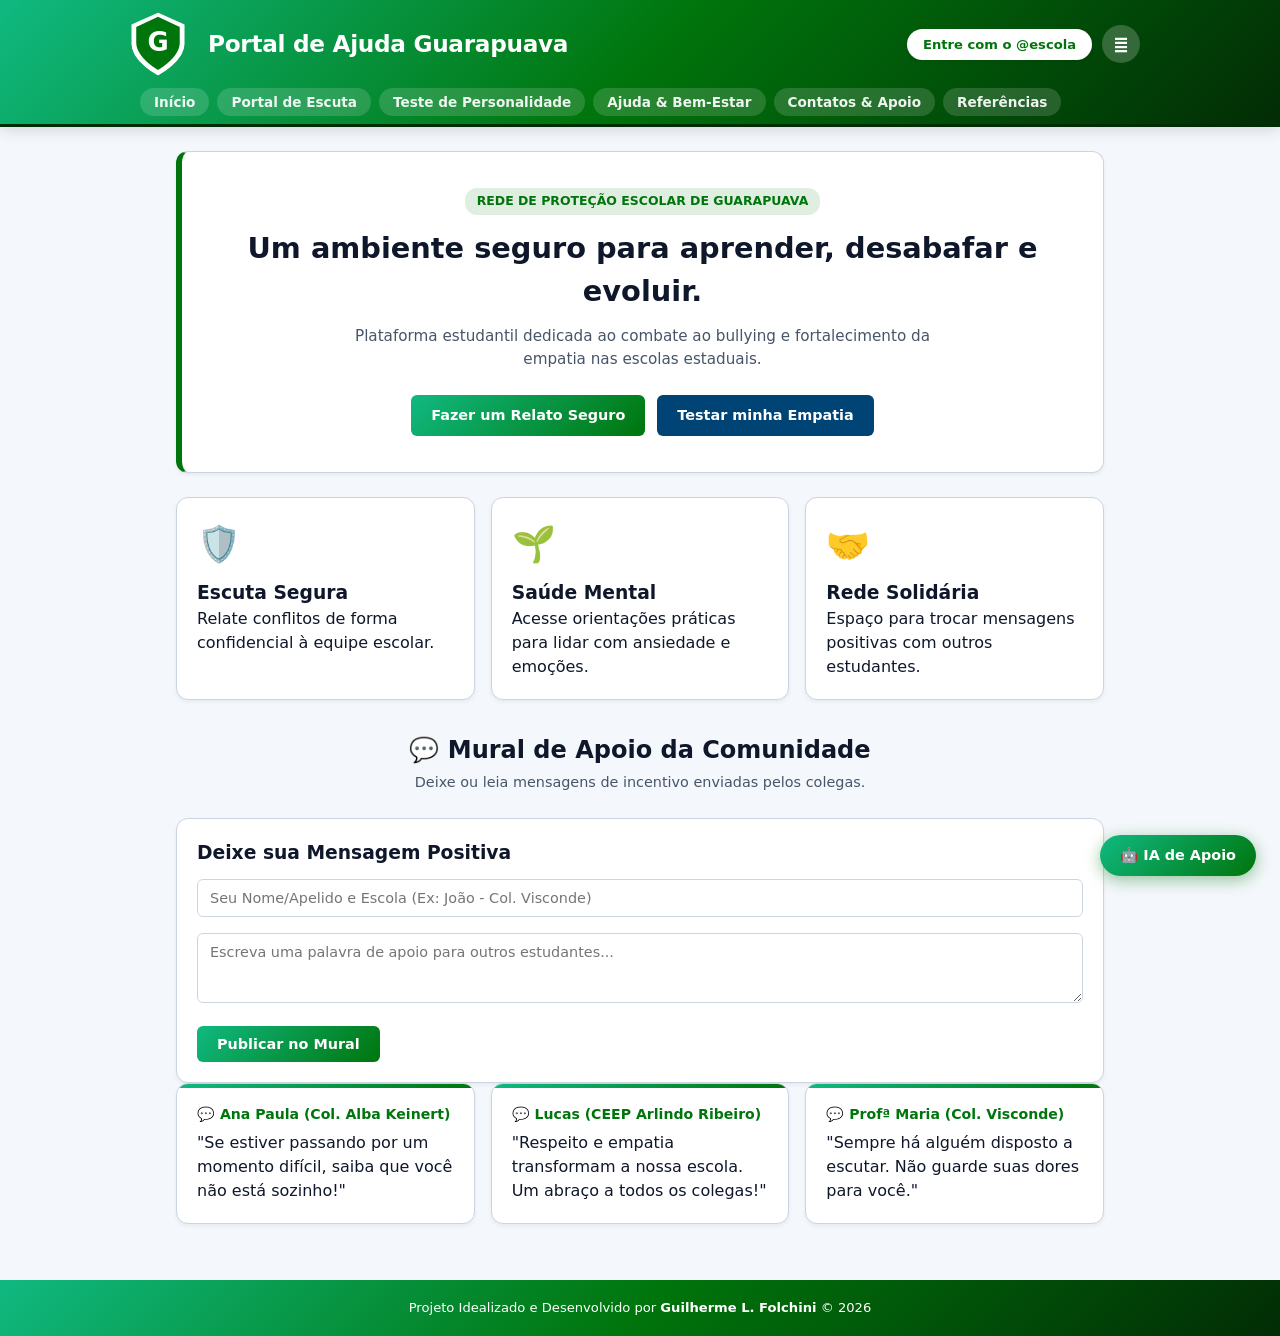
<file: index.html>
<!DOCTYPE html>
<html lang="pt-BR">
<head>
  <meta charset="UTF-8">
  <meta name="viewport" content="width=device-width, initial-scale=1.0">
  <title>Portal Guarapuava - Início</title>
  <link rel="stylesheet" href="style.css">
</head>
<body>

  <header>
  <div class="top-bar">
    <div class="brand-container">
      <svg class="brasao-svg" viewBox="0 0 100 100">
        <path d="M50 5 L88 22 V50 C88 75 50 95 50 95 C50 95 12 75 12 50 V22 Z" fill="#ffffff" stroke="#ffffff" stroke-width="2"/>
        <path d="M50 10 L82 25 V48 C82 70 50 88 50 88 C50 88 18 70 18 48 V25 Z" fill="#00750C"/>
        <text x="50" y="60" font-size="38" font-weight="900" fill="#ffffff" text-anchor="middle">G</text>
      </svg>
      <a href="index.html" class="logo-link">Portal de Ajuda Guarapuava</a>
    </div>
    <div class="top-bar-actions">
      <div class="login-wrapper">
        <button id="btn-toggle-login" class="btn-login-toggle">Entre com o @escola</button>
        <div id="login-dropdown" class="login-dropdown-menu hidden">
          <div id="login-form-container">
            <h4 style="margin-bottom:4px; font-size:0.9rem;">Acesso Seed PR</h4>
            <p style="font-size:0.75rem; color:var(--text-muted); margin-bottom:12px;">Utilize sua conta <code>@escola.pr.gov.br</code></p>
            <form id="form-login-seed">
              <input type="email" id="email-seed" placeholder="seu.nome@escola.pr.gov.br" style="margin-bottom:10px;" required>
              <input type="password" id="senha-seed" placeholder="••••••••" style="margin-bottom:12px;" required>
              <button type="submit" class="btn-primary" style="width:100%; padding:8px;">Entrar</button>
            </form>
          </div>
          <div id="user-profile-badge" class="hidden"></div>
        </div>
      </div>

      <div class="accessibility-wrapper">
        <button id="btn-toggle-accessibility" class="btn-acc-circle" title="Acessibilidade">≣</button>
        <div id="accessibility-menu" class="accessibility-dropdown hidden">
          <button id="btn-font-increase">A+ Aumentar Fonte</button>
          <button id="btn-font-decrease">A- Diminuir Fonte</button>
          <button id="btn-dark-mode">Modo Escuro</button>
          <button id="btn-high-contrast">Alto Contraste</button>
        </div>
      </div>
    </div>
  </div>

  <nav class="main-nav">
    <ul>
      <li><a href="index.html">Início</a></li>
      <li><a href="denuncia.html">Portal de Escuta</a></li>
      <li><a href="teste.html">Teste de Personalidade</a></li>
      <li><a href="ajuda.html">Ajuda & Bem-Estar</a></li>
      <li><a href="contatos.html">Contatos & Apoio</a></li>
      <li><a href="referencias.html">Referências</a></li>
    </ul>
  </nav>
</header>

  <main class="container">
    <section class="hero-card">
      <span class="hero-tag">REDE DE PROTEÇÃO ESCOLAR DE GUARAPUAVA</span>
      <h1 class="hero-title">Um ambiente seguro para aprender, desabafar e evoluir.</h1>
      <p class="hero-text">Plataforma estudantil dedicada ao combate ao bullying e fortalecimento da empatia nas escolas estaduais.</p>
      <div class="hero-actions">
        <a href="denuncia.html" class="btn-primary">Fazer um Relato Seguro</a>
        <a href="teste.html" class="btn-secondary">Testar minha Empatia</a>
      </div>
    </section>

    <section class="features-grid">
      <div class="feature-item">
        <div class="feature-icon">🛡️</div>
        <h3>Escuta Segura</h3>
        <p>Relate conflitos de forma confidencial à equipe escolar.</p>
      </div>
      <div class="feature-item">
        <div class="feature-icon">🌱</div>
        <h3>Saúde Mental</h3>
        <p>Acesse orientações práticas para lidar com ansiedade e emoções.</p>
      </div>
      <div class="feature-item">
        <div class="feature-icon">🤝</div>
        <h3>Rede Solidária</h3>
        <p>Espaço para trocar mensagens positivas com outros estudantes.</p>
      </div>
    </section>

    <section class="mural-section">
      <div class="section-header">
        <h2>💬 Mural de Apoio da Comunidade</h2>
        <p class="subtitle">Deixe ou leia mensagens de incentivo enviadas pelos colegas.</p>
      </div>

      <div class="mural-form-card">
        <h3 style="margin-bottom:12px;">Deixe sua Mensagem Positiva</h3>
        <form id="form-novo-post">
          <div class="form-group">
            <input type="text" id="autor-post" placeholder="Seu Nome/Apelido e Escola (Ex: João - Col. Visconde)" required>
          </div>
          <div class="form-group">
            <textarea id="texto-post" rows="3" placeholder="Escreva uma palavra de apoio para outros estudantes..." required></textarea>
          </div>
          <button type="submit" class="btn-primary">Publicar no Mural</button>
        </form>
      </div>

      <div id="mural-feed" class="mural-grid"></div>
    </section>
  </main>

  <button id="btn-toggle-ai-chat" class="ai-widget-button">🤖 IA de Apoio</button>

  <div id="ai-chat-window" class="ai-chat-window hidden">
    <div class="ai-chat-header">
      <h4>🤖 GuaraBot - Assistente Estudantil</h4>
      <button id="btn-close-ai" class="btn-close-chat">&times;</button>
    </div>
    <div id="ai-chat-messages" class="ai-chat-messages">
      <div class="chat-msg bot">
        Olá! Sou o **GuaraBot**, assistente de convivência de Guarapuava. Como posso te ajudar hoje?
      </div>
    </div>
    <div class="ai-chat-input-area">
      <input type="text" id="input-ai-msg" placeholder="Digite sua dúvida aqui...">
      <button id="btn-send-ai">Enviar</button>
    </div>
  </div>

  <button id="btn-back-to-top">↑ Topo</button>

  <footer>
    <p>Projeto Idealizado e Desenvolvido por <strong>Guilherme L. Folchini</strong> &copy; 2026</p>
  </footer>

  <script src="script.js"></script>
</body>
</html>
</file>
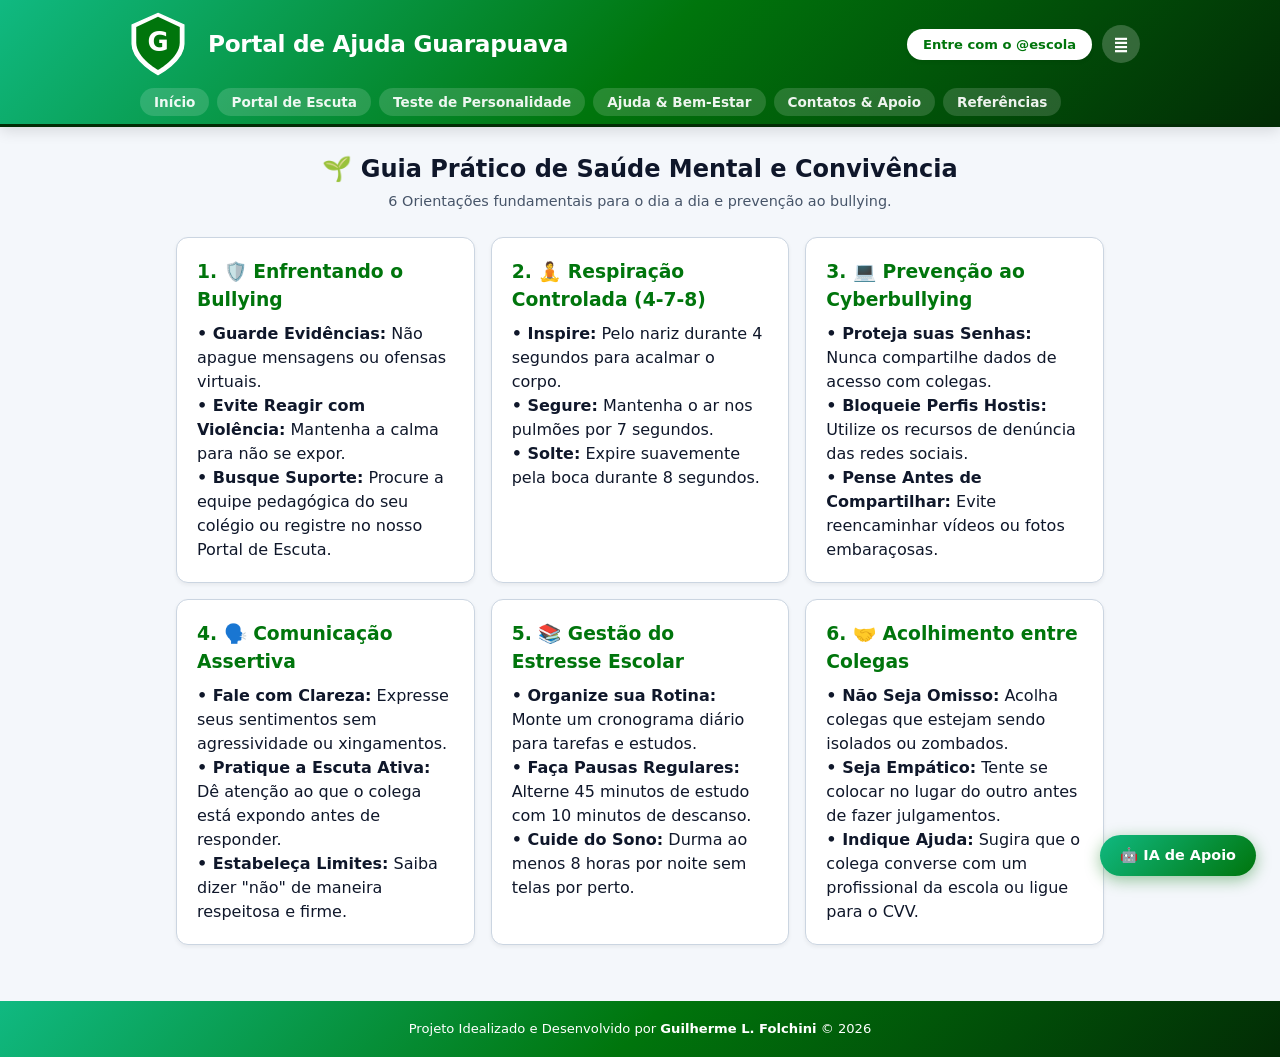
<file: ajuda.html>
<!DOCTYPE html>
<html lang="pt-BR">
<head>
  <meta charset="UTF-8">
  <meta name="viewport" content="width=device-width, initial-scale=1.0">
  <title>Portal Guarapuava - Ajuda & Bem-Estar</title>
  <link rel="stylesheet" href="style.css">
</head>
<body>

  <header>
  <div class="top-bar">
    <div class="brand-container">
      <svg class="brasao-svg" viewBox="0 0 100 100">
        <path d="M50 5 L88 22 V50 C88 75 50 95 50 95 C50 95 12 75 12 50 V22 Z" fill="#ffffff" stroke="#ffffff" stroke-width="2"/>
        <path d="M50 10 L82 25 V48 C82 70 50 88 50 88 C50 88 18 70 18 48 V25 Z" fill="#00750C"/>
        <text x="50" y="60" font-size="38" font-weight="900" fill="#ffffff" text-anchor="middle">G</text>
      </svg>
      <a href="index.html" class="logo-link">Portal de Ajuda Guarapuava</a>
    </div>
    <div class="top-bar-actions">
      <div class="login-wrapper">
        <button id="btn-toggle-login" class="btn-login-toggle">Entre com o @escola</button>
        <div id="login-dropdown" class="login-dropdown-menu hidden">
          <div id="login-form-container">
            <h4 style="margin-bottom:4px; font-size:0.9rem;">Acesso Seed PR</h4>
            <p style="font-size:0.75rem; color:var(--text-muted); margin-bottom:12px;">Utilize sua conta <code>@escola.pr.gov.br</code></p>
            <form id="form-login-seed">
              <input type="email" id="email-seed" placeholder="seu.nome@escola.pr.gov.br" style="margin-bottom:10px;" required>
              <input type="password" id="senha-seed" placeholder="••••••••" style="margin-bottom:12px;" required>
              <button type="submit" class="btn-primary" style="width:100%; padding:8px;">Entrar</button>
            </form>
          </div>
          <div id="user-profile-badge" class="hidden"></div>
        </div>
      </div>

      <div class="accessibility-wrapper">
        <button id="btn-toggle-accessibility" class="btn-acc-circle" title="Acessibilidade">≣</button>
        <div id="accessibility-menu" class="accessibility-dropdown hidden">
          <button id="btn-font-increase">A+ Aumentar Fonte</button>
          <button id="btn-font-decrease">A- Diminuir Fonte</button>
          <button id="btn-dark-mode">Modo Escuro</button>
          <button id="btn-high-contrast">Alto Contraste</button>
        </div>
      </div>
    </div>
  </div>

  <nav class="main-nav">
    <ul>
      <li><a href="index.html">Início</a></li>
      <li><a href="denuncia.html">Portal de Escuta</a></li>
      <li><a href="teste.html">Teste de Personalidade</a></li>
      <li><a href="ajuda.html">Ajuda & Bem-Estar</a></li>
      <li><a href="contatos.html">Contatos & Apoio</a></li>
      <li><a href="referencias.html">Referências</a></li>
    </ul>
  </nav>
</header>

  <main class="container">
    <div class="section-header">
      <h2>🌱 Guia Prático de Saúde Mental e Convivência</h2>
      <p class="subtitle">6 Orientações fundamentais para o dia a dia e prevenção ao bullying.</p>
    </div>

    <div class="contacts-grid">
      <div class="contact-card">
        <h3 style="color:var(--primary); margin-bottom:8px;">1. 🛡️ Enfrentando o Bullying</h3>
        <p><strong>• Guarde Evidências:</strong> Não apague mensagens ou ofensas virtuais.</p>
        <p><strong>• Evite Reagir com Violência:</strong> Mantenha a calma para não se expor.</p>
        <p><strong>• Busque Suporte:</strong> Procure a equipe pedagógica do seu colégio ou registre no nosso Portal de Escuta.</p>
      </div>

      <div class="contact-card">
        <h3 style="color:var(--primary); margin-bottom:8px;">2. 🧘 Respiração Controlada (4-7-8)</h3>
        <p><strong>• Inspire:</strong> Pelo nariz durante 4 segundos para acalmar o corpo.</p>
        <p><strong>• Segure:</strong> Mantenha o ar nos pulmões por 7 segundos.</p>
        <p><strong>• Solte:</strong> Expire suavemente pela boca durante 8 segundos.</p>
      </div>

      <div class="contact-card">
        <h3 style="color:var(--primary); margin-bottom:8px;">3. 💻 Prevenção ao Cyberbullying</h3>
        <p><strong>• Proteja suas Senhas:</strong> Nunca compartilhe dados de acesso com colegas.</p>
        <p><strong>• Bloqueie Perfis Hostis:</strong> Utilize os recursos de denúncia das redes sociais.</p>
        <p><strong>• Pense Antes de Compartilhar:</strong> Evite reencaminhar vídeos ou fotos embaraçosas.</p>
      </div>

      <div class="contact-card">
        <h3 style="color:var(--primary); margin-bottom:8px;">4. 🗣️ Comunicação Assertiva</h3>
        <p><strong>• Fale com Clareza:</strong> Expresse seus sentimentos sem agressividade ou xingamentos.</p>
        <p><strong>• Pratique a Escuta Ativa:</strong> Dê atenção ao que o colega está expondo antes de responder.</p>
        <p><strong>• Estabeleça Limites:</strong> Saiba dizer "não" de maneira respeitosa e firme.</p>
      </div>

      <div class="contact-card">
        <h3 style="color:var(--primary); margin-bottom:8px;">5. 📚 Gestão do Estresse Escolar</h3>
        <p><strong>• Organize sua Rotina:</strong> Monte um cronograma diário para tarefas e estudos.</p>
        <p><strong>• Faça Pausas Regulares:</strong> Alterne 45 minutos de estudo com 10 minutos de descanso.</p>
        <p><strong>• Cuide do Sono:</strong> Durma ao menos 8 horas por noite sem telas por perto.</p>
      </div>

      <div class="contact-card">
        <h3 style="color:var(--primary); margin-bottom:8px;">6. 🤝 Acolhimento entre Colegas</h3>
        <p><strong>• Não Seja Omisso:</strong> Acolha colegas que estejam sendo isolados ou zombados.</p>
        <p><strong>• Seja Empático:</strong> Tente se colocar no lugar do outro antes de fazer julgamentos.</p>
        <p><strong>• Indique Ajuda:</strong> Sugira que o colega converse com um profissional da escola ou ligue para o CVV.</p>
      </div>
    </div>
  </main>

  <button id="btn-toggle-ai-chat" class="ai-widget-button">🤖 IA de Apoio</button>

  <div id="ai-chat-window" class="ai-chat-window hidden">
    <div class="ai-chat-header">
      <h4>🤖 GuaraBot - Assistente Estudantil</h4>
      <button id="btn-close-ai" class="btn-close-chat">&times;</button>
    </div>
    <div id="ai-chat-messages" class="ai-chat-messages">
      <div class="chat-msg bot">
        Olá! Quer aprender estratégias de autocuidado ou tirar dúvidas sobre convivência escolar? Fale comigo!
      </div>
    </div>
    <div class="ai-chat-input-area">
      <input type="text" id="input-ai-msg" placeholder="Digite sua dúvida aqui...">
      <button id="btn-send-ai">Enviar</button>
    </div>
  </div>

  <button id="btn-back-to-top">↑ Topo</button>

  <footer>
    <p>Projeto Idealizado e Desenvolvido por <strong>Guilherme L. Folchini</strong> &copy; 2026</p>
  </footer>

  <script src="script.js"></script>
</body>
</html>
</file>
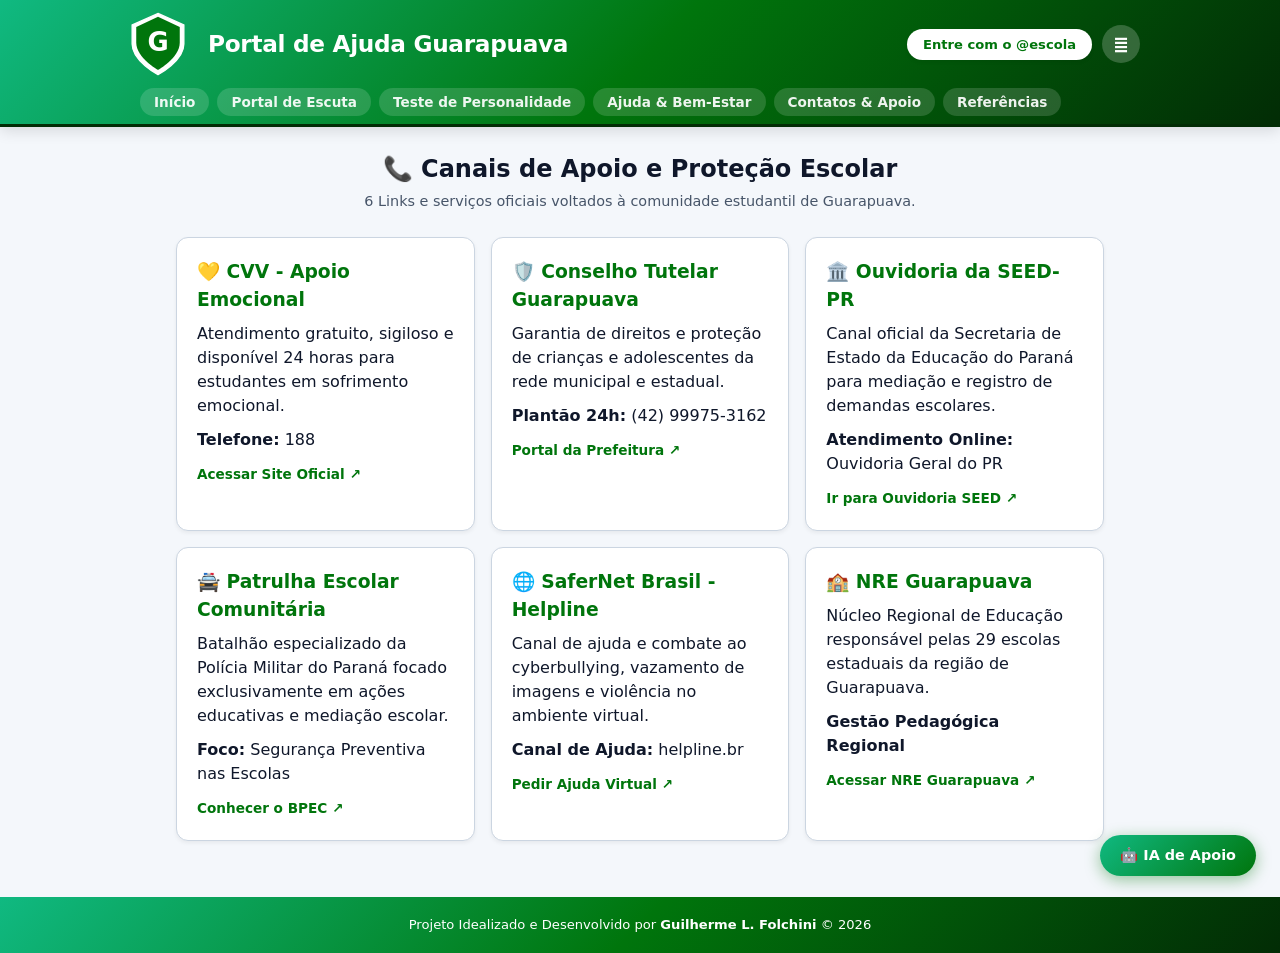
<file: contatos.html>
<!DOCTYPE html>
<html lang="pt-BR">
<head>
  <meta charset="UTF-8">
  <meta name="viewport" content="width=device-width, initial-scale=1.0">
  <title>Portal Guarapuava - Contatos & Apoio</title>
  <link rel="stylesheet" href="style.css">
</head>
<body>

  <header>
  <div class="top-bar">
    <div class="brand-container">
      <svg class="brasao-svg" viewBox="0 0 100 100">
        <path d="M50 5 L88 22 V50 C88 75 50 95 50 95 C50 95 12 75 12 50 V22 Z" fill="#ffffff" stroke="#ffffff" stroke-width="2"/>
        <path d="M50 10 L82 25 V48 C82 70 50 88 50 88 C50 88 18 70 18 48 V25 Z" fill="#00750C"/>
        <text x="50" y="60" font-size="38" font-weight="900" fill="#ffffff" text-anchor="middle">G</text>
      </svg>
      <a href="index.html" class="logo-link">Portal de Ajuda Guarapuava</a>
    </div>
    <div class="top-bar-actions">
      <div class="login-wrapper">
        <button id="btn-toggle-login" class="btn-login-toggle">Entre com o @escola</button>
        <div id="login-dropdown" class="login-dropdown-menu hidden">
          <div id="login-form-container">
            <h4 style="margin-bottom:4px; font-size:0.9rem;">Acesso Seed PR</h4>
            <p style="font-size:0.75rem; color:var(--text-muted); margin-bottom:12px;">Utilize sua conta <code>@escola.pr.gov.br</code></p>
            <form id="form-login-seed">
              <input type="email" id="email-seed" placeholder="seu.nome@escola.pr.gov.br" style="margin-bottom:10px;" required>
              <input type="password" id="senha-seed" placeholder="••••••••" style="margin-bottom:12px;" required>
              <button type="submit" class="btn-primary" style="width:100%; padding:8px;">Entrar</button>
            </form>
          </div>
          <div id="user-profile-badge" class="hidden"></div>
        </div>
      </div>

      <div class="accessibility-wrapper">
        <button id="btn-toggle-accessibility" class="btn-acc-circle" title="Acessibilidade">≣</button>
        <div id="accessibility-menu" class="accessibility-dropdown hidden">
          <button id="btn-font-increase">A+ Aumentar Fonte</button>
          <button id="btn-font-decrease">A- Diminuir Fonte</button>
          <button id="btn-dark-mode">Modo Escuro</button>
          <button id="btn-high-contrast">Alto Contraste</button>
        </div>
      </div>
    </div>
  </div>

  <nav class="main-nav">
    <ul>
      <li><a href="index.html">Início</a></li>
      <li><a href="denuncia.html">Portal de Escuta</a></li>
      <li><a href="teste.html">Teste de Personalidade</a></li>
      <li><a href="ajuda.html">Ajuda & Bem-Estar</a></li>
      <li><a href="contatos.html">Contatos & Apoio</a></li>
      <li><a href="referencias.html">Referências</a></li>
    </ul>
  </nav>
</header>

  <main class="container">
    <div class="section-header">
      <h2>📞 Canais de Apoio e Proteção Escolar</h2>
      <p class="subtitle">6 Links e serviços oficiais voltados à comunidade estudantil de Guarapuava.</p>
    </div>

    <div class="contacts-grid">
      <div class="contact-card">
        <h3 style="color:var(--primary); margin-bottom:8px;">💛 CVV - Apoio Emocional</h3>
        <p>Atendimento gratuito, sigiloso e disponível 24 horas para estudantes em sofrimento emocional.</p>
        <p style="margin:10px 0;"><strong>Telefone:</strong> 188</p>
        <a href="https://cvv.org.br" target="_blank" rel="noopener" class="btn-link-out">Acessar Site Oficial ↗</a>
      </div>

      <div class="contact-card">
        <h3 style="color:var(--primary); margin-bottom:8px;">🛡️ Conselho Tutelar Guarapuava</h3>
        <p>Garantia de direitos e proteção de crianças e adolescentes da rede municipal e estadual.</p>
        <p style="margin:10px 0;"><strong>Plantão 24h:</strong> (42) 99975-3162</p>
        <a href="https://www.guarapuava.pr.gov.br" target="_blank" rel="noopener" class="btn-link-out">Portal da Prefeitura ↗</a>
      </div>

      <div class="contact-card">
        <h3 style="color:var(--primary); margin-bottom:8px;">🏛️ Ouvidoria da SEED-PR</h3>
        <p>Canal oficial da Secretaria de Estado da Educação do Paraná para mediação e registro de demandas escolares.</p>
        <p style="margin:10px 0;"><strong>Atendimento Online:</strong> Ouvidoria Geral do PR</p>
        <a href="https://www.educacao.pr.gov.br/Ouvidoria" target="_blank" rel="noopener" class="btn-link-out">Ir para Ouvidoria SEED ↗</a>
      </div>

      <div class="contact-card">
        <h3 style="color:var(--primary); margin-bottom:8px;">🚔 Patrulha Escolar Comunitária</h3>
        <p>Batalhão especializado da Polícia Militar do Paraná focado exclusivamente em ações educativas e mediação escolar.</p>
        <p style="margin:10px 0;"><strong>Foco:</strong> Segurança Preventiva nas Escolas</p>
        <a href="https://www.pmpr.pr.gov.br/BPEC" target="_blank" rel="noopener" class="btn-link-out">Conhecer o BPEC ↗</a>
      </div>

      <div class="contact-card">
        <h3 style="color:var(--primary); margin-bottom:8px;">🌐 SaferNet Brasil - Helpline</h3>
        <p>Canal de ajuda e combate ao cyberbullying, vazamento de imagens e violência no ambiente virtual.</p>
        <p style="margin:10px 0;"><strong>Canal de Ajuda:</strong> helpline.br</p>
        <a href="https://new.safernet.org.br/helpline" target="_blank" rel="noopener" class="btn-link-out">Pedir Ajuda Virtual ↗</a>
      </div>

      <div class="contact-card">
        <h3 style="color:var(--primary); margin-bottom:8px;">🏫 NRE Guarapuava</h3>
        <p>Núcleo Regional de Educação responsável pelas 29 escolas estaduais da região de Guarapuava.</p>
        <p style="margin:10px 0;"><strong>Gestão Pedagógica Regional</strong></p>
        <a href="https://nreguarapuava.seed.pr.gov.br" target="_blank" rel="noopener" class="btn-link-out">Acessar NRE Guarapuava ↗</a>
      </div>
    </div>
  </main>

  <button id="btn-toggle-ai-chat" class="ai-widget-button">🤖 IA de Apoio</button>

  <div id="ai-chat-window" class="ai-chat-window hidden">
    <div class="ai-chat-header">
      <h4>🤖 GuaraBot - Assistente Estudantil</h4>
      <button id="btn-close-ai" class="btn-close-chat">&times;</button>
    </div>
    <div id="ai-chat-messages" class="ai-chat-messages">
      <div class="chat-msg bot">
        Olá! Dúvidas sobre qual canal procurar? Estou aqui para orientar você.
      </div>
    </div>
    <div class="ai-chat-input-area">
      <input type="text" id="input-ai-msg" placeholder="Digite sua dúvida aqui...">
      <button id="btn-send-ai">Enviar</button>
    </div>
  </div>

  <button id="btn-back-to-top">↑ Topo</button>

  <footer>
    <p>Projeto Idealizado e Desenvolvido por <strong>Guilherme L. Folchini</strong> &copy; 2026</p>
  </footer>

  <script src="script.js"></script>
</body>
</html>
</file>
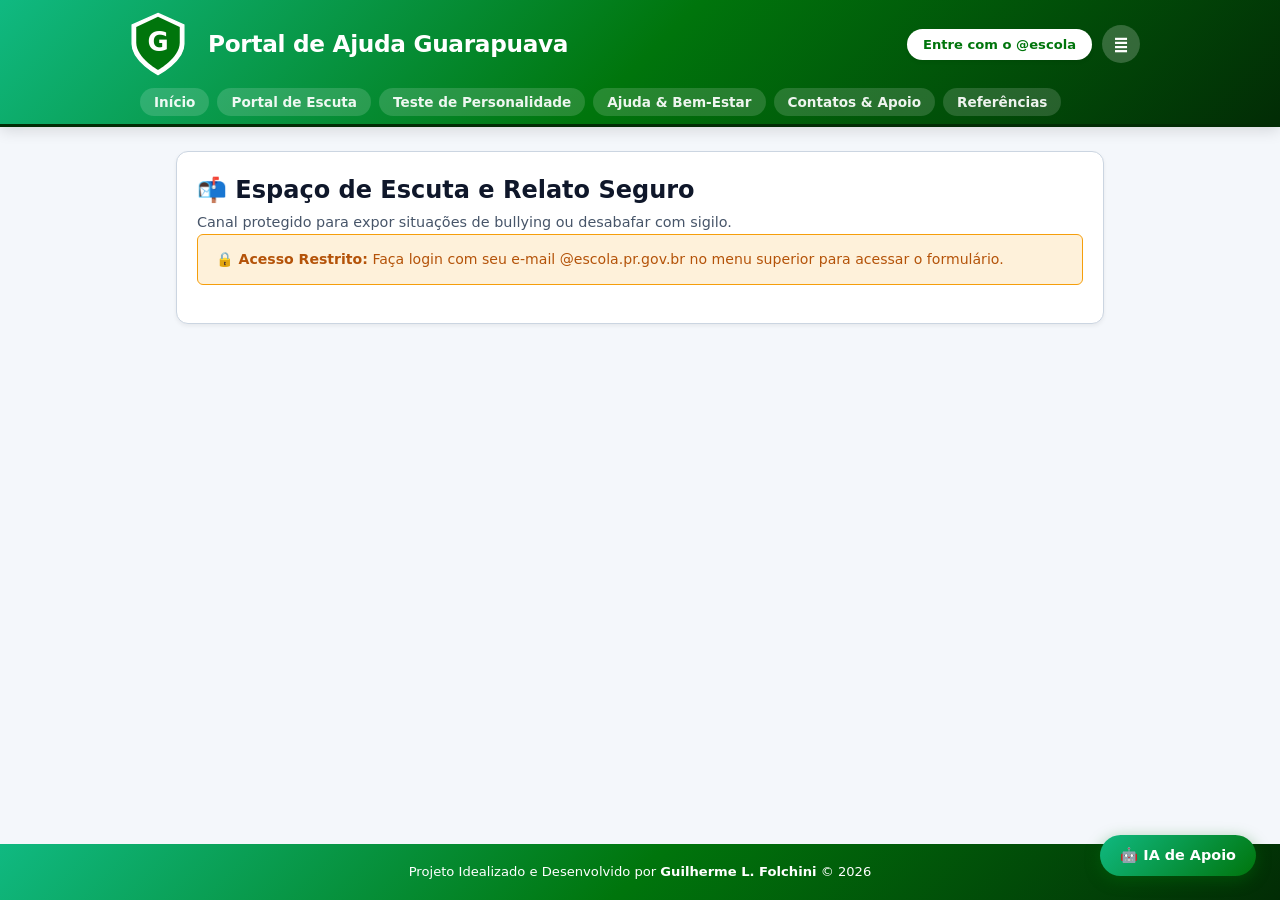
<file: denuncia.html>
<!DOCTYPE html>
<html lang="pt-BR">
<head>
  <meta charset="UTF-8">
  <meta name="viewport" content="width=device-width, initial-scale=1.0">
  <title>Portal Guarapuava - Escuta Segura</title>
  <link rel="stylesheet" href="style.css">
</head>
<body>

  <header>
  <div class="top-bar">
    <div class="brand-container">
      <svg class="brasao-svg" viewBox="0 0 100 100">
        <path d="M50 5 L88 22 V50 C88 75 50 95 50 95 C50 95 12 75 12 50 V22 Z" fill="#ffffff" stroke="#ffffff" stroke-width="2"/>
        <path d="M50 10 L82 25 V48 C82 70 50 88 50 88 C50 88 18 70 18 48 V25 Z" fill="#00750C"/>
        <text x="50" y="60" font-size="38" font-weight="900" fill="#ffffff" text-anchor="middle">G</text>
      </svg>
      <a href="index.html" class="logo-link">Portal de Ajuda Guarapuava</a>
    </div>
    <div class="top-bar-actions">
      <div class="login-wrapper">
        <button id="btn-toggle-login" class="btn-login-toggle">Entre com o @escola</button>
        <div id="login-dropdown" class="login-dropdown-menu hidden">
          <div id="login-form-container">
            <h4 style="margin-bottom:4px; font-size:0.9rem;">Acesso Seed PR</h4>
            <p style="font-size:0.75rem; color:var(--text-muted); margin-bottom:12px;">Utilize sua conta <code>@escola.pr.gov.br</code></p>
            <form id="form-login-seed">
              <input type="email" id="email-seed" placeholder="seu.nome@escola.pr.gov.br" style="margin-bottom:10px;" required>
              <input type="password" id="senha-seed" placeholder="••••••••" style="margin-bottom:12px;" required>
              <button type="submit" class="btn-primary" style="width:100%; padding:8px;">Entrar</button>
            </form>
          </div>
          <div id="user-profile-badge" class="hidden"></div>
        </div>
      </div>

      <div class="accessibility-wrapper">
        <button id="btn-toggle-accessibility" class="btn-acc-circle" title="Acessibilidade">≣</button>
        <div id="accessibility-menu" class="accessibility-dropdown hidden">
          <button id="btn-font-increase">A+ Aumentar Fonte</button>
          <button id="btn-font-decrease">A- Diminuir Fonte</button>
          <button id="btn-dark-mode">Modo Escuro</button>
          <button id="btn-high-contrast">Alto Contraste</button>
        </div>
      </div>
    </div>
  </div>

  <nav class="main-nav">
    <ul>
      <li><a href="index.html">Início</a></li>
      <li><a href="denuncia.html">Portal de Escuta</a></li>
      <li><a href="teste.html">Teste de Personalidade</a></li>
      <li><a href="ajuda.html">Ajuda & Bem-Estar</a></li>
      <li><a href="contatos.html">Contatos & Apoio</a></li>
      <li><a href="referencias.html">Referências</a></li>
    </ul>
  </nav>
</header>

  <main class="container">
    <div class="form-container">
      <h2>📬 Espaço de Escuta e Relato Seguro</h2>
      <p class="subtitle">Canal protegido para expor situações de bullying ou desabafar com sigilo.</p>

      <div id="denuncia-login-gate" class="alert-box warning hidden">
        🔒 <strong>Acesso Restrito:</strong> Faça login com seu e-mail <code>@escola.pr.gov.br</code> no menu superior para acessar o formulário.
      </div>

      <form id="form-denuncia" class="hidden">
        <div class="form-group">
          <label for="nome-aluno">Seu Nome (Opcional):</label>
          <input type="text" id="nome-aluno" placeholder="Deixe em branco para manter sigilo absoluto">
        </div>

        <div class="form-group">
          <label for="escola-guarapuava">Sua Escola Estadual (Guarapuava):</label>
          <select id="escola-guarapuava" required>
            <option value="">-- Selecione uma das 29 Escolas --</option>
            <option value="Colégio Estadual Alba Keinert">Colégio Estadual Alba Keinert</option>
            <option value="Colégio Estadual Amarilio">Colégio Estadual Amarilio</option>
            <option value="Colégio Estadual Ana Vanda Bassara">Colégio Estadual Ana Vanda Bassara</option>
            <option value="Colégio Estadual Antonio Tupy Pinheiro">Colégio Estadual Antonio Tupy Pinheiro</option>
            <option value="Colégio Estadual Arnaldo Busato">Colégio Estadual Arnaldo Busato</option>
            <option value="Colégio Estadual Benedito de Paula Louro">Colégio Estadual Benedito de Paula Louro</option>
            <option value="Colégio Estadual Bento Munhoz da Rocha Neto">Colégio Estadual Bento Munhoz da Rocha Neto</option>
            <option value="Colégio Estadual Bibiana Bitencourt">Colégio Estadual Bibiana Bitencourt</option>
            <option value="CEEP Arlindo Ribeiro">CEEP - Centro Estadual de Educação Profissional Arlindo Ribeiro</option>
            <option value="Colégio Estadual Dulce Mascarenhas">Colégio Estadual Dulce Mascarenhas</option>
            <option value="Colégio Estadual Francisco Carneiro Martins">Colégio Estadual Francisco Carneiro Martins</option>
            <option value="Colégio Estadual Helena Vani">Colégio Estadual Helena Vani</option>
            <option value="Colégio Estadual Hortênsia de Souza Oliveira">Colégio Estadual Hortênsia de Souza Oliveira</option>
            <option value="Colégio Estadual Izabel Siqueira">Colégio Estadual Izabel Siqueira</option>
            <option value="Colégio Estadual João de Oliveira Gomes">Colégio Estadual João de Oliveira Gomes</option>
            <option value="Colégio Estadual Lúcia Bastos">Colégio Estadual Lúcia Bastos</option>
            <option value="Colégio Estadual Manoel Ribas">Colégio Estadual Manoel Ribas</option>
            <option value="Colégio Estadual Mário Evaldo Morski">Colégio Estadual Mário Evaldo Morski</option>
            <option value="Colégio Estadual Moacir Julio Silvestri">Colégio Estadual Moacir Julio Silvestri</option>
            <option value="Colégio Estadual Newton Puppi">Colégio Estadual Newton Puppi</option>
            <option value="Colégio Estadual Padre Chagas">Colégio Estadual Padre Chagas</option>
            <option value="Colégio Estadual Palmeirinha">Colégio Estadual Palmeirinha</option>
            <option value="Colégio Estadual Professor Cesar Prieto Martinez">Colégio Estadual Professor Cesar Prieto Martinez</option>
            <option value="Colégio Estadual Professor Doutor Pedro Carli">Colégio Estadual Professor Doutor Pedro Carli</option>
            <option value="Colégio Estadual Professora Maria da Glória">Colégio Estadual Professora Maria da Glória</option>
            <option value="Colégio Estadual Ruy Vermelho">Colégio Estadual Ruy Vermelho</option>
            <option value="Colégio Estadual Santa Maria">Colégio Estadual Santa Maria</option>
            <option value="Colégio Estadual São Cristóvão">Colégio Estadual São Cristóvão</option>
            <option value="Colégio Estadual Visconde de Guarapuava">Colégio Estadual Visconde de Guarapuava</option>
          </select>
        </div>

        <div class="form-group">
          <label for="tipo-agressao">Tipo de Ocorrência:</label>
          <select id="tipo-agressao" required>
            <option value="">-- Selecione o tipo --</option>
            <option value="Verbal">Agressão Verbal / Ofensas</option>
            <option value="Física">Agressão Física ou Ameaças</option>
            <option value="Cyberbullying">Cyberbullying / Redes Sociais</option>
            <option value="Exclusão">Exclusão Social / Isolamento</option>
            <option value="Outro">Outros Tipos de Conflito</option>
          </select>
        </div>

        <div class="form-group">
          <label for="relato-texto">Descreva a situação:</label>
          <textarea id="relato-texto" rows="5" placeholder="Escreva detalhadamente o que ocorreu..." required></textarea>
        </div>

        <button type="submit" class="btn-primary" style="width:100%;">Enviar Relato Protegido</button>
      </form>
    </div>
  </main>

  <div id="modal-confirmacao" class="modal-overlay hidden">
    <div class="modal-box">
      <h3>Confirmar Envio</h3>
      <p style="margin:12px 0; font-size:0.9rem; color:var(--text-muted);">Seu relato será enviado de forma confidencial. Deseja prosseguir?</p>
      <div class="modal-buttons">
        <button id="btn-modal-sim" class="btn-primary">Sim, Enviar</button>
        <button id="btn-modal-cancelar" class="btn-secondary">Cancelar</button>
      </div>
    </div>
  </div>

  <button id="btn-toggle-ai-chat" class="ai-widget-button">🤖 IA de Apoio</button>

  <div id="ai-chat-window" class="ai-chat-window hidden">
    <div class="ai-chat-header">
      <h4>🤖 GuaraBot - Assistente Estudantil</h4>
      <button id="btn-close-ai" class="btn-close-chat">&times;</button>
    </div>
    <div id="ai-chat-messages" class="ai-chat-messages">
      <div class="chat-msg bot">
        Olá! Precisa de orientações sobre como registrar uma ocorrência? Fale comigo!
      </div>
    </div>
    <div class="ai-chat-input-area">
      <input type="text" id="input-ai-msg" placeholder="Digite sua dúvida aqui...">
      <button id="btn-send-ai">Enviar</button>
    </div>
  </div>

  <button id="btn-back-to-top">↑ Topo</button>

  <footer>
    <p>Projeto Idealizado e Desenvolvido por <strong>Guilherme L. Folchini</strong> &copy; 2026</p>
  </footer>

  <script src="script.js"></script>
</body>
</html>
</file>
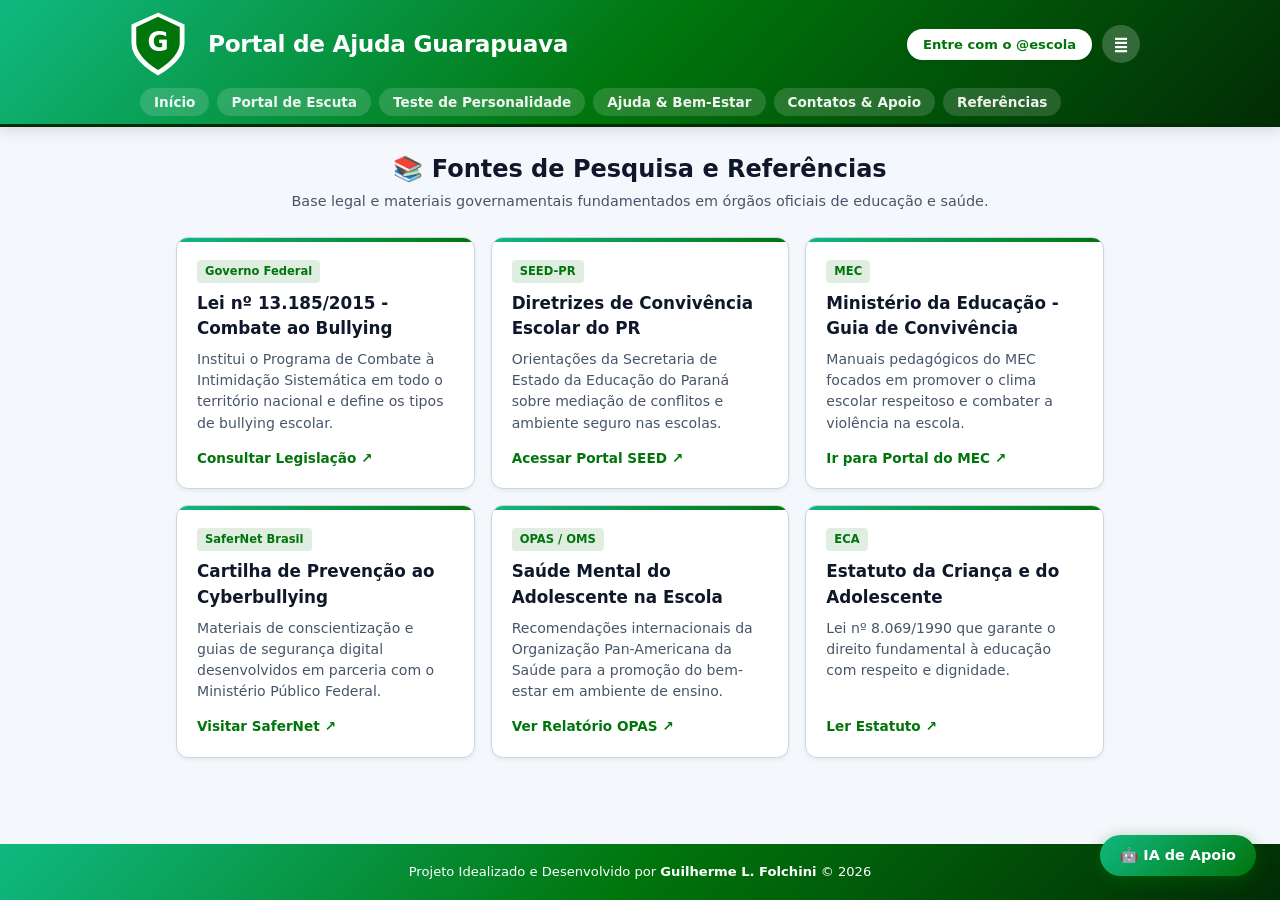
<file: referencias.html>
<!DOCTYPE html>
<html lang="pt-BR">
<head>
  <meta charset="UTF-8">
  <meta name="viewport" content="width=device-width, initial-scale=1.0">
  <title>Portal Guarapuava - Referências</title>
  <link rel="stylesheet" href="style.css">
</head>
<body>

  <header>
  <div class="top-bar">
    <div class="brand-container">
      <svg class="brasao-svg" viewBox="0 0 100 100">
        <path d="M50 5 L88 22 V50 C88 75 50 95 50 95 C50 95 12 75 12 50 V22 Z" fill="#ffffff" stroke="#ffffff" stroke-width="2"/>
        <path d="M50 10 L82 25 V48 C82 70 50 88 50 88 C50 88 18 70 18 48 V25 Z" fill="#00750C"/>
        <text x="50" y="60" font-size="38" font-weight="900" fill="#ffffff" text-anchor="middle">G</text>
      </svg>
      <a href="index.html" class="logo-link">Portal de Ajuda Guarapuava</a>
    </div>
    <div class="top-bar-actions">
      <div class="login-wrapper">
        <button id="btn-toggle-login" class="btn-login-toggle">Entre com o @escola</button>
        <div id="login-dropdown" class="login-dropdown-menu hidden">
          <div id="login-form-container">
            <h4 style="margin-bottom:4px; font-size:0.9rem;">Acesso Seed PR</h4>
            <p style="font-size:0.75rem; color:var(--text-muted); margin-bottom:12px;">Utilize sua conta <code>@escola.pr.gov.br</code></p>
            <form id="form-login-seed">
              <input type="email" id="email-seed" placeholder="seu.nome@escola.pr.gov.br" style="margin-bottom:10px;" required>
              <input type="password" id="senha-seed" placeholder="••••••••" style="margin-bottom:12px;" required>
              <button type="submit" class="btn-primary" style="width:100%; padding:8px;">Entrar</button>
            </form>
          </div>
          <div id="user-profile-badge" class="hidden"></div>
        </div>
      </div>

      <div class="accessibility-wrapper">
        <button id="btn-toggle-accessibility" class="btn-acc-circle" title="Acessibilidade">≣</button>
        <div id="accessibility-menu" class="accessibility-dropdown hidden">
          <button id="btn-font-increase">A+ Aumentar Fonte</button>
          <button id="btn-font-decrease">A- Diminuir Fonte</button>
          <button id="btn-dark-mode">Modo Escuro</button>
          <button id="btn-high-contrast">Alto Contraste</button>
        </div>
      </div>
    </div>
  </div>

  <nav class="main-nav">
    <ul>
      <li><a href="index.html">Início</a></li>
      <li><a href="denuncia.html">Portal de Escuta</a></li>
      <li><a href="teste.html">Teste de Personalidade</a></li>
      <li><a href="ajuda.html">Ajuda & Bem-Estar</a></li>
      <li><a href="contatos.html">Contatos & Apoio</a></li>
      <li><a href="referencias.html">Referências</a></li>
    </ul>
  </nav>
</header>

  <main class="container">
    <div class="section-header">
      <h2>📚 Fontes de Pesquisa e Referências</h2>
      <p class="subtitle">Base legal e materiais governamentais fundamentados em órgãos oficiais de educação e saúde.</p>
    </div>

    <div class="refs-grid">
      <div class="ref-card">
        <div>
          <span class="ref-badge">Governo Federal</span>
          <h3>Lei nº 13.185/2015 - Combate ao Bullying</h3>
          <p>Institui o Programa de Combate à Intimidação Sistemática em todo o território nacional e define os tipos de bullying escolar.</p>
        </div>
        <a href="https://www.planalto.gov.br/ccivil_03/_ato2015-2018/2015/lei/l13185.htm" target="_blank" rel="noopener" class="btn-link-out">Consultar Legislação ↗</a>
      </div>

      <div class="ref-card">
        <div>
          <span class="ref-badge">SEED-PR</span>
          <h3>Diretrizes de Convivência Escolar do PR</h3>
          <p>Orientações da Secretaria de Estado da Educação do Paraná sobre mediação de conflitos e ambiente seguro nas escolas.</p>
        </div>
        <a href="https://www.educacao.pr.gov.br" target="_blank" rel="noopener" class="btn-link-out">Acessar Portal SEED ↗</a>
      </div>

      <div class="ref-card">
        <div>
          <span class="ref-badge">MEC</span>
          <h3>Ministério da Educação - Guia de Convivência</h3>
          <p>Manuais pedagógicos do MEC focados em promover o clima escolar respeitoso e combater a violência na escola.</p>
        </div>
        <a href="https://www.gov.br/mec" target="_blank" rel="noopener" class="btn-link-out">Ir para Portal do MEC ↗</a>
      </div>

      <div class="ref-card">
        <div>
          <span class="ref-badge">SaferNet Brasil</span>
          <h3>Cartilha de Prevenção ao Cyberbullying</h3>
          <p>Materiais de conscientização e guias de segurança digital desenvolvidos em parceria com o Ministério Público Federal.</p>
        </div>
        <a href="https://www.safernet.org.br" target="_blank" rel="noopener" class="btn-link-out">Visitar SaferNet ↗</a>
      </div>

      <div class="ref-card">
        <div>
          <span class="ref-badge">OPAS / OMS</span>
          <h3>Saúde Mental do Adolescente na Escola</h3>
          <p>Recomendações internacionais da Organização Pan-Americana da Saúde para a promoção do bem-estar em ambiente de ensino.</p>
        </div>
        <a href="https://www.paho.org/pt" target="_blank" rel="noopener" class="btn-link-out">Ver Relatório OPAS ↗</a>
      </div>

      <div class="ref-card">
        <div>
          <span class="ref-badge">ECA</span>
          <h3>Estatuto da Criança e do Adolescente</h3>
          <p>Lei nº 8.069/1990 que garante o direito fundamental à educação com respeito e dignidade.</p>
        </div>
        <a href="https://www.planalto.gov.br/ccivil_03/leis/l8069.htm" target="_blank" rel="noopener" class="btn-link-out">Ler Estatuto ↗</a>
      </div>
    </div>
  </main>

  <button id="btn-toggle-ai-chat" class="ai-widget-button">🤖 IA de Apoio</button>

  <div id="ai-chat-window" class="ai-chat-window hidden">
    <div class="ai-chat-header">
      <h4>🤖 GuaraBot - Assistente Estudantil</h4>
      <button id="btn-close-ai" class="btn-close-chat">&times;</button>
    </div>
    <div id="ai-chat-messages" class="ai-chat-messages">
      <div class="chat-msg bot">
        Olá! Todas as informações do portal são baseadas em fontes oficiais. Dúvidas? Pergunte!
      </div>
    </div>
    <div class="ai-chat-input-area">
      <input type="text" id="input-ai-msg" placeholder="Digite sua dúvida aqui...">
      <button id="btn-send-ai">Enviar</button>
    </div>
  </div>

  <button id="btn-back-to-top">↑ Topo</button>

  <footer>
    <p>Projeto Idealizado e Desenvolvido por <strong>Guilherme L. Folchini</strong> &copy; 2026</p>
  </footer>

  <script src="script.js"></script>
</body>
</html>
</file>
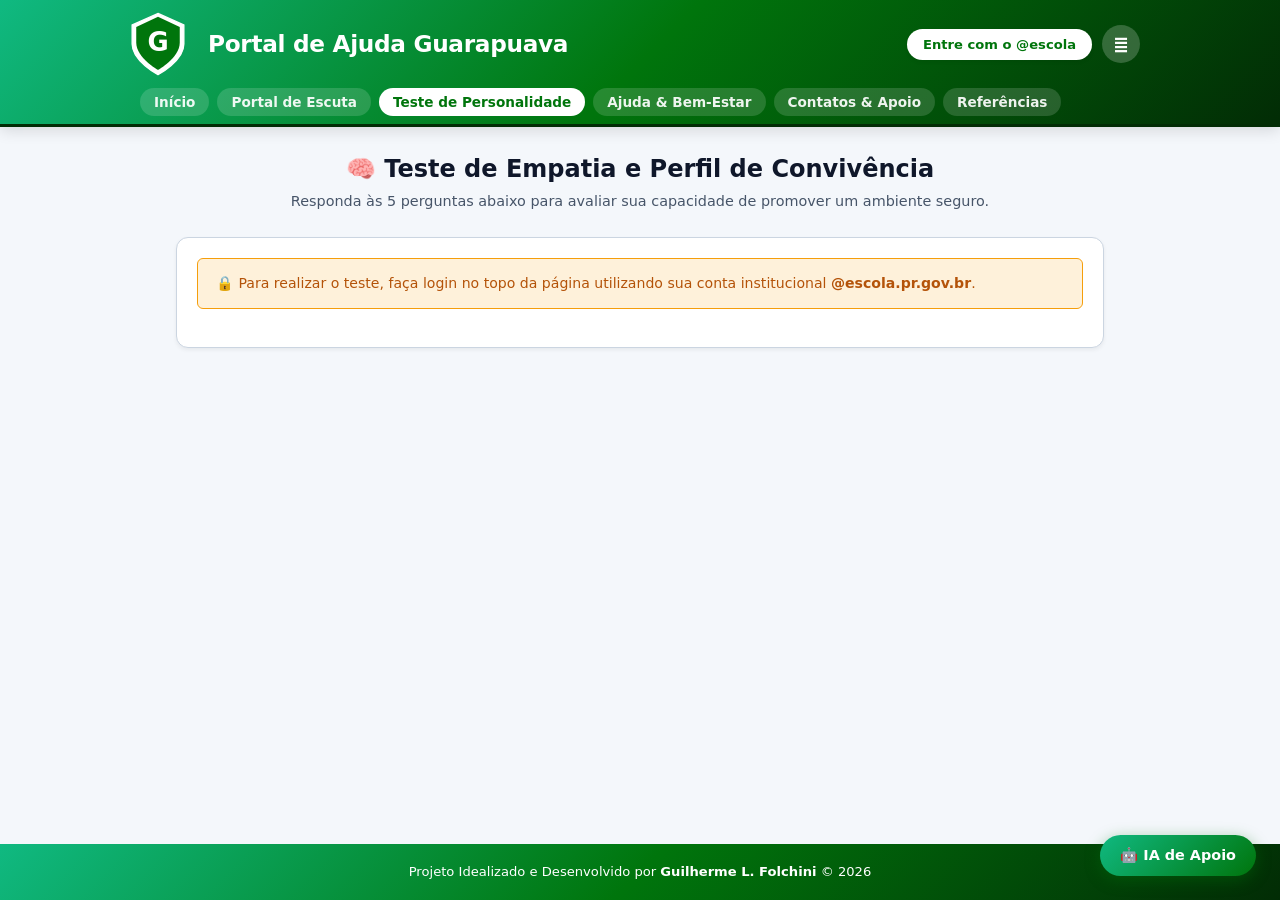
<file: teste.html>
<!DOCTYPE html>
<html lang="pt-BR">
<head>
  <meta charset="UTF-8">
  <meta name="viewport" content="width=device-width, initial-scale=1.0">
  <title>Portal de Ajuda Guarapuava - Teste de Empatia</title>
  <link rel="stylesheet" href="style.css">
</head>
<body>

  <header>
    <div class="top-bar">
      <div class="brand-container">
        <svg class="brasao-svg" viewBox="0 0 100 100">
          <path d="M50 5 L88 22 V50 C88 75 50 95 50 95 C50 95 12 75 12 50 V22 Z" fill="#ffffff" stroke="#ffffff" stroke-width="2"/>
          <path d="M50 10 L82 25 V48 C82 70 50 88 50 88 C50 88 18 70 18 48 V25 Z" fill="#00750C"/>
          <text x="50" y="60" font-size="38" font-weight="900" fill="#ffffff" text-anchor="middle">G</text>
        </svg>
        <a href="index.html" class="logo-link">Portal de Ajuda Guarapuava</a>
      </div>
      <div class="top-bar-actions">
        <div class="login-wrapper">
          <button id="btn-toggle-login" class="btn-login-toggle">Entre com o @escola</button>
          <div id="login-dropdown" class="login-dropdown-menu hidden">
            <div id="login-form-container">
              <h4 style="margin-bottom:4px; font-size:0.9rem;">Acesso Seed PR</h4>
              <p style="font-size:0.75rem; color:var(--text-muted); margin-bottom:12px;">Utilize sua conta <code>@escola.pr.gov.br</code></p>
              <form id="form-login-seed">
                <input type="email" id="email-seed" placeholder="seu.nome@escola.pr.gov.br" style="margin-bottom:10px;" required>
                <input type="password" id="senha-seed" placeholder="••••••••" style="margin-bottom:12px;" required>
                <button type="submit" class="btn-primary" style="width:100%; padding:8px;">Entrar</button>
              </form>
            </div>
            <div id="user-profile-badge" class="hidden"></div>
          </div>
        </div>

        <div class="accessibility-wrapper">
          <button id="btn-toggle-accessibility" class="btn-acc-circle" title="Acessibilidade">≣</button>
          <div id="accessibility-menu" class="accessibility-dropdown hidden">
            <button id="btn-font-increase">A+ Aumentar Fonte</button>
            <button id="btn-font-decrease">A- Diminuir Fonte</button>
            <button id="btn-dark-mode">Modo Escuro</button>
            <button id="btn-high-contrast">Alto Contraste</button>
          </div>
        </div>
      </div>
    </div>

    <nav class="main-nav">
      <ul>
        <li><a href="index.html">Início</a></li>
        <li><a href="denuncia.html">Portal de Escuta</a></li>
        <li><a href="teste.html" class="active">Teste de Personalidade</a></li>
        <li><a href="ajuda.html">Ajuda & Bem-Estar</a></li>
        <li><a href="contatos.html">Contatos & Apoio</a></li>
        <li><a href="referencias.html">Referências</a></li>
      </ul>
    </nav>
  </header>

  <main class="container">
    <div class="section-header">
      <h2>🧠 Teste de Empatia e Perfil de Convivência</h2>
      <p class="subtitle">Responda às 5 perguntas abaixo para avaliar sua capacidade de promover um ambiente seguro.</p>
    </div>

    <div class="form-container">
      <div id="teste-login-required" class="alert-box warning hidden">
        🔒 Para realizar o teste, faça login no topo da página utilizando sua conta institucional <strong>@escola.pr.gov.br</strong>.
      </div>

      <div id="teste-already-done" class="alert-box info hidden">
        ✅ Você já realizou seu teste diário! Volte amanhã para uma nova reflexão.
      </div>

      <form id="teste-form" class="hidden">
        <div id="container-perguntas"></div>
        <button type="submit" class="btn-primary" style="width:100%; margin-top:15px; padding:12px;">Finalizar e Ver Resultado</button>
      </form>

      <div id="teste-resultado" class="hidden"></div>
    </div>
  </main>

  <button id="btn-toggle-ai-chat" class="ai-widget-button">🤖 IA de Apoio</button>

  <div id="ai-chat-window" class="ai-chat-window hidden">
    <div class="ai-chat-header">
      <h4>🤖 GuaraBot - Assistente Estudantil</h4>
      <button id="btn-close-ai" class="btn-close-chat">&times;</button>
    </div>
    <div id="ai-chat-messages" class="ai-chat-messages">
      <div class="chat-msg bot">
        Olá! Sou a IA do Portal. Se precisar de orientações sobre o teste ou convivência escolar, é só me perguntar!
      </div>
    </div>
    <div class="ai-chat-input-area">
      <input type="text" id="input-ai-msg" placeholder="Digite sua dúvida aqui...">
      <button id="btn-send-ai">Enviar</button>
    </div>
  </div>

  <button id="btn-back-to-top">↑ Topo</button>

  <footer>
    <p>Projeto Idealizado e Desenvolvido por <strong>Guilherme L. Folchini</strong> &copy; 2026</p>
  </footer>

  <script src="script.js"></script>
</body>
</html>
</file>
<file: style.css>
/* ===================================================
   PORTAL DE AJUDA GUARAPUAVA - ESTILOS GLOBAIS
   COR BASE: #00750C (VERDE GUARAPUAVA)
   DEGRADÊ DE ALTO CONTRASTE (#10b981 -> #00750C -> #022c05)
   =================================================== */

:root {
  --primary: #00750C;
  --primary-hover: #005208;
  --primary-light: rgba(0, 117, 12, 0.12);
  --secondary: #004375;
  --accent: #006875;
  
  /* DEGRADÊS VISÍVEIS DE ALTO CONTRASTE */
  --bg-header-gradient: linear-gradient(135deg, #10b981 0%, #00750C 50%, #022c05 100%);
  --btn-gradient: linear-gradient(135deg, #10b981 0%, #00750C 100%);
  --btn-hover-gradient: linear-gradient(135deg, #00750C 0%, #022c05 100%);
  --card-top-gradient: linear-gradient(90deg, #10b981 0%, #00750C 100%);
  
  --bg-main: #f4f7fb;
  --bg-card: #ffffff;
  --bg-input: #ffffff;
  --text-main: #0f172a;
  --text-muted: #475569;
  --border-color: #cbd5e1;
  --shadow-sm: 0 2px 4px rgba(0,0,0,0.06);
  --shadow-md: 0 4px 14px rgba(0,0,0,0.12);
  --radius: 12px;
}

/* MODO ESCURO */
body.dark-mode {
  --primary: #22c55e;
  --primary-hover: #16a34a;
  --primary-light: rgba(34, 197, 94, 0.15);

  --bg-header-gradient: linear-gradient(135deg, #16a34a 0%, #00750C 50%, #07162c 100%);
  --btn-gradient: linear-gradient(135deg, #22c55e 0%, #16a34a 100%);
  --btn-hover-gradient: linear-gradient(135deg, #16a34a 0%, #15803d 100%);
  --card-top-gradient: linear-gradient(90deg, #22c55e 0%, #16a34a 100%);

  --bg-main: #0b1329;
  --bg-card: #1e293b;
  --bg-input: #0f172a;
  --text-main: #f8fafc;
  --text-muted: #94a3b8;
  --border-color: #334155;
  --shadow-sm: 0 2px 4px rgba(0,0,0,0.4);
  --shadow-md: 0 4px 14px rgba(0,0,0,0.5);
}

/* ALTO CONTRASTE */
body.high-contrast {
  --bg-header-gradient: #000000 !important;
  --btn-gradient: #000000 !important;
  --btn-hover-gradient: #1a1a1a !important;

  --bg-main: #000000 !important;
  --bg-card: #000000 !important;
  --bg-input: #000000 !important;
  --text-main: #ffff00 !important;
  --text-muted: #ffffff !important;
  --border-color: #ffffff !important;
  --shadow-sm: none;
  --shadow-md: none;
}

* {
  box-sizing: border-box;
  margin: 0;
  padding: 0;
  font-family: 'Segoe UI', system-ui, -apple-system, sans-serif;
}

body {
  background-color: var(--bg-main);
  color: var(--text-main);
  min-height: 100vh;
  display: flex;
  flex-direction: column;
  transition: background-color 0.2s, color 0.2s;
  line-height: 1.5;
}

.hidden { 
  display: none !important; 
}

/* ===================================================
   CABEÇALHO, TOP BAR, LOGO E TÍTULO
   =================================================== */
header {
  background: var(--bg-header-gradient) !important;
  color: #ffffff;
  padding: 10px 20px;
  position: sticky;
  top: 0;
  z-index: 1000;
  box-shadow: var(--shadow-md);
  border-bottom: 3px solid #022c05;
}

.top-bar {
  display: flex;
  justify-content: space-between;
  align-items: center;
  max-width: 1000px;
  margin: 0 auto;
  width: 100%;
}

.brand-container {
  display: flex;
  align-items: center;
  gap: 16px;
  margin-left: -16px;
}

.brasao-svg {
  width: 68px;
  height: 68px;
  flex-shrink: 0;
  display: block;
}

.logo-link {
  text-decoration: none;
  color: #ffffff;
  font-weight: 800;
  font-size: 1.45rem;
  letter-spacing: -0.3px;
  line-height: 1.2;
}

body.high-contrast .logo-link { 
  color: #ffff00 !important; 
}

.top-bar-actions {
  display: flex;
  align-items: center;
  gap: 10px;
}

/* BOTÕES DE ACESSO E ACESSIBILIDADE */
.btn-login-toggle {
  background: #ffffff;
  color: var(--primary);
  border: none;
  padding: 8px 16px;
  border-radius: 20px;
  font-weight: 700;
  font-size: 0.82rem;
  cursor: pointer;
  box-shadow: var(--shadow-sm);
  transition: transform 0.2s, opacity 0.2s;
}

.btn-login-toggle:hover {
  opacity: 0.95;
  transform: translateY(-1px);
}

.btn-acc-circle {
  width: 38px;
  height: 38px;
  border-radius: 50%;
  background: rgba(255, 255, 255, 0.2);
  color: #ffffff;
  border: none;
  font-size: 1.2rem;
  cursor: pointer;
  display: flex;
  align-items: center;
  justify-content: center;
  font-weight: bold;
}

.btn-acc-circle:hover {
  background: rgba(255, 255, 255, 0.3);
}

.accessibility-wrapper, .login-wrapper { 
  position: relative; 
}

.accessibility-dropdown, .login-dropdown-menu {
  position: absolute;
  right: 0;
  top: 50px;
  background: var(--bg-card);
  border: 1px solid var(--border-color);
  padding: 16px;
  border-radius: var(--radius);
  box-shadow: var(--shadow-md);
  min-width: 260px;
  z-index: 2000;
}

.accessibility-dropdown button {
  display: block;
  width: 100%;
  padding: 9px 12px;
  margin-bottom: 6px;
  background: transparent;
  border: 1px solid var(--border-color);
  color: var(--text-main);
  border-radius: 6px;
  cursor: pointer;
  font-weight: 600;
  text-align: left;
  font-size: 0.85rem;
}

.accessibility-dropdown button:hover {
  background: var(--primary-light);
}

/* NAVEGAÇÃO PRINCIPAL */
.main-nav {
  max-width: 1000px;
  margin: 12px auto 0 auto;
  width: 100%;
}

.main-nav ul {
  display: flex;
  list-style: none;
  gap: 8px;
  flex-wrap: wrap;
}

.main-nav a {
  color: rgba(255,255,255,0.92);
  text-decoration: none;
  font-weight: 600;
  font-size: 0.85rem;
  padding: 6px 14px;
  border-radius: 16px;
  background: rgba(255,255,255,0.15);
  transition: all 0.2s;
}

.main-nav a.active, .main-nav a:hover {
  background: #ffffff;
  color: var(--primary);
}

/* ===================================================
   LAYOUT PRINCIPAL E CARDS
   =================================================== */
.container {
  max-width: 960px;
  margin: 24px auto;
  padding: 0 16px;
  flex: 1;
  width: 100%;
}

.section-header { 
  margin-bottom: 24px; 
  text-align: center; 
}

.subtitle { 
  color: var(--text-muted); 
  font-size: 0.9rem; 
  margin-top: 4px; 
}

.hero-card {
  background: var(--bg-card);
  border-left: 6px solid var(--primary);
  border-right: 1px solid var(--border-color);
  border-top: 1px solid var(--border-color);
  border-bottom: 1px solid var(--border-color);
  padding: 36px 24px;
  border-radius: var(--radius);
  text-align: center;
  box-shadow: var(--shadow-sm);
  margin-bottom: 24px;
}

.hero-tag {
  background: var(--primary-light);
  color: var(--primary);
  font-size: 0.78rem;
  font-weight: 800;
  padding: 4px 12px;
  border-radius: 12px;
  display: inline-block;
  margin-bottom: 12px;
}

.hero-title { 
  font-size: 1.8rem; 
  margin-bottom: 12px; 
}

.hero-text { 
  color: var(--text-muted); 
  max-width: 620px; 
  margin: 0 auto 24px auto; 
  font-size: 0.95rem; 
}

.hero-actions { 
  display: flex; 
  justify-content: center; 
  gap: 12px; 
  flex-wrap: wrap; 
}

/* GRIDS PARA CARDS */
.features-grid, .mural-grid, .contacts-grid, .refs-grid {
  display: grid;
  grid-template-columns: repeat(auto-fit, minmax(280px, 1fr));
  gap: 16px;
  margin-bottom: 32px;
}

.feature-item, .mural-card, .contact-card, .ref-card, .form-container, .mural-form-card {
  background: var(--bg-card);
  border: 1px solid var(--border-color);
  padding: 20px;
  border-radius: var(--radius);
  box-shadow: var(--shadow-sm);
  position: relative;
  overflow: hidden;
}

.feature-icon { 
  font-size: 2.2rem; 
  margin-bottom: 8px; 
}

.mural-card::before, .ref-card::before {
  content: "";
  position: absolute;
  top: 0;
  left: 0;
  right: 0;
  height: 4px;
  background: var(--card-top-gradient);
}

.mural-author { 
  font-weight: 700; 
  color: var(--primary); 
  font-size: 0.88rem; 
  margin-bottom: 6px; 
}

.ref-card {
  display: flex;
  flex-direction: column;
  justify-content: space-between;
}

.ref-card h3 { 
  font-size: 1.05rem; 
  margin-bottom: 8px; 
  color: var(--text-main); 
}

.ref-card p { 
  font-size: 0.88rem; 
  color: var(--text-muted); 
  margin-bottom: 14px; 
}

.ref-badge {
  display: inline-block;
  font-size: 0.72rem;
  background: var(--primary-light);
  color: var(--primary);
  padding: 3px 8px;
  border-radius: 4px;
  font-weight: bold;
  margin-bottom: 8px;
}

/* ===================================================
   FORMULÁRIOS E INPUTS
   =================================================== */
.form-group { 
  margin-bottom: 16px; 
}

.form-group label { 
  display: block; 
  font-weight: 600; 
  font-size: 0.85rem; 
  margin-bottom: 6px; 
}

input[type="text"], input[type="email"], input[type="password"], select, textarea {
  width: 100%;
  padding: 10px 12px;
  border: 1px solid var(--border-color);
  border-radius: 6px;
  background-color: var(--bg-input);
  color: var(--text-main);
  font-size: 0.9rem;
}

.btn-primary {
  background: var(--btn-gradient) !important;
  color: #ffffff;
  border: none;
  padding: 10px 20px;
  border-radius: 6px;
  font-weight: 700;
  font-size: 0.9rem;
  cursor: pointer;
  text-decoration: none;
  display: inline-block;
  transition: background 0.3s ease;
}

.btn-primary:hover { 
  background: var(--btn-hover-gradient) !important; 
}

.btn-secondary {
  background: var(--secondary);
  color: #ffffff;
  border: none;
  padding: 10px 20px;
  border-radius: 6px;
  font-weight: 700;
  font-size: 0.9rem;
  cursor: pointer;
  text-decoration: none;
  display: inline-block;
}

.btn-link-out {
  font-size: 0.85rem;
  font-weight: 700;
  color: var(--primary);
  text-decoration: none;
  display: inline-flex;
  align-items: center;
  gap: 4px;
}

.btn-link-out:hover { 
  text-decoration: underline; 
}

/* ALERTAS */
.alert-box { 
  padding: 14px 18px; 
  border-radius: 6px; 
  font-size: 0.88rem; 
  margin-bottom: 18px; 
}

.alert-box.warning { 
  background: rgba(245, 158, 11, 0.15); 
  border: 1px solid #f59e0b; 
  color: #b45309; 
}

.alert-box.info { 
  background: var(--primary-light); 
  border: 1px solid var(--primary); 
  color: var(--text-main); 
}

/* ===================================================
   CHAT DA IA (GUARABOT 2.0)
   =================================================== */
.ai-widget-button {
  position: fixed;
  bottom: 24px;
  right: 24px;
  background: var(--btn-gradient) !important;
  color: #ffffff;
  border: none;
  padding: 12px 20px;
  border-radius: 30px;
  font-weight: 700;
  font-size: 0.9rem;
  cursor: pointer;
  box-shadow: 0 4px 16px rgba(0, 117, 12, 0.4);
  z-index: 2500;
  transition: transform 0.2s;
}

.ai-widget-button:hover {
  transform: scale(1.05);
  background: var(--btn-hover-gradient) !important;
}

.ai-chat-window {
  position: fixed;
  bottom: 85px;
  right: 24px;
  width: 350px;
  height: 480px;
  background: var(--bg-card);
  border: 1px solid var(--border-color);
  border-radius: var(--radius);
  box-shadow: var(--shadow-md);
  display: flex;
  flex-direction: column;
  z-index: 2500;
  overflow: hidden;
}

.ai-chat-header {
  background: var(--bg-header-gradient) !important;
  color: #ffffff;
  padding: 12px 16px;
  display: flex;
  justify-content: space-between;
  align-items: center;
}

.btn-close-chat { 
  background: transparent; 
  border: none; 
  color: #ffffff; 
  font-size: 1.2rem; 
  cursor: pointer; 
}

.ai-chat-messages {
  flex: 1;
  padding: 14px;
  overflow-y: auto;
  display: flex;
  flex-direction: column;
  gap: 10px;
  font-size: 0.88rem;
}

.chat-msg { 
  max-width: 85%; 
  padding: 10px 14px; 
  border-radius: 12px; 
  line-height: 1.4; 
  white-space: pre-line;
}

.chat-msg.bot { 
  background: var(--primary-light); 
  color: var(--text-main); 
  align-self: flex-start; 
  border-left: 3px solid var(--primary); 
}

.chat-msg.user { 
  background: var(--btn-gradient) !important; 
  color: #ffffff; 
  align-self: flex-end; 
}

.typing-indicator {
  font-style: italic;
  color: var(--text-muted);
  font-size: 0.8rem;
  padding: 6px 12px;
}

.ai-chat-input-area { 
  padding: 10px; 
  border-top: 1px solid var(--border-color); 
  display: flex; 
  gap: 6px; 
}

.ai-chat-input-area input { 
  flex: 1; 
  padding: 8px 12px; 
  border: 1px solid var(--border-color); 
  border-radius: 20px; 
  outline: none; 
}

.ai-chat-input-area button { 
  background: var(--btn-gradient) !important; 
  color: #ffffff; 
  border: none; 
  padding: 8px 14px; 
  border-radius: 20px; 
  font-weight: bold; 
  cursor: pointer; 
}

/* ===================================================
   TOASTS, MODAIS E RODAPÉ
   =================================================== */
.toast-balao {
  position: fixed;
  bottom: 24px;
  left: 50%;
  transform: translateX(-50%);
  background: #0f172a;
  color: #ffffff;
  padding: 8px 20px;
  border-radius: 20px;
  font-size: 0.85rem;
  font-weight: 600;
  z-index: 3000;
  opacity: 0;
  pointer-events: none;
  transition: opacity 0.3s ease;
}

.toast-balao.show { 
  opacity: 1; 
}

.modal-overlay {
  position: fixed;
  top: 0; left: 0; width: 100%; height: 100%;
  background: rgba(0,0,0,0.5);
  display: flex; align-items: center; justify-content: center;
  z-index: 3000;
}

.modal-box {
  background: var(--bg-card);
  padding: 24px;
  border-radius: var(--radius);
  text-align: center;
  max-width: 400px;
  width: 90%;
}

.modal-buttons { 
  display: flex; 
  gap: 10px; 
  justify-content: center; 
  margin-top: 18px; 
}

#btn-back-to-top {
  position: fixed; 
  bottom: 85px; 
  left: 20px;
  background: var(--btn-gradient) !important; 
  color: #ffffff; 
  border: none;
  padding: 8px 16px; 
  border-radius: 20px; 
  cursor: pointer; 
  font-weight: 700;
  display: none;
}

footer {
  text-align: center;
  padding: 18px;
  background: var(--bg-header-gradient) !important;
  color: #ffffff;
  margin-top: auto;
  font-size: 0.82rem;
}
</file>
